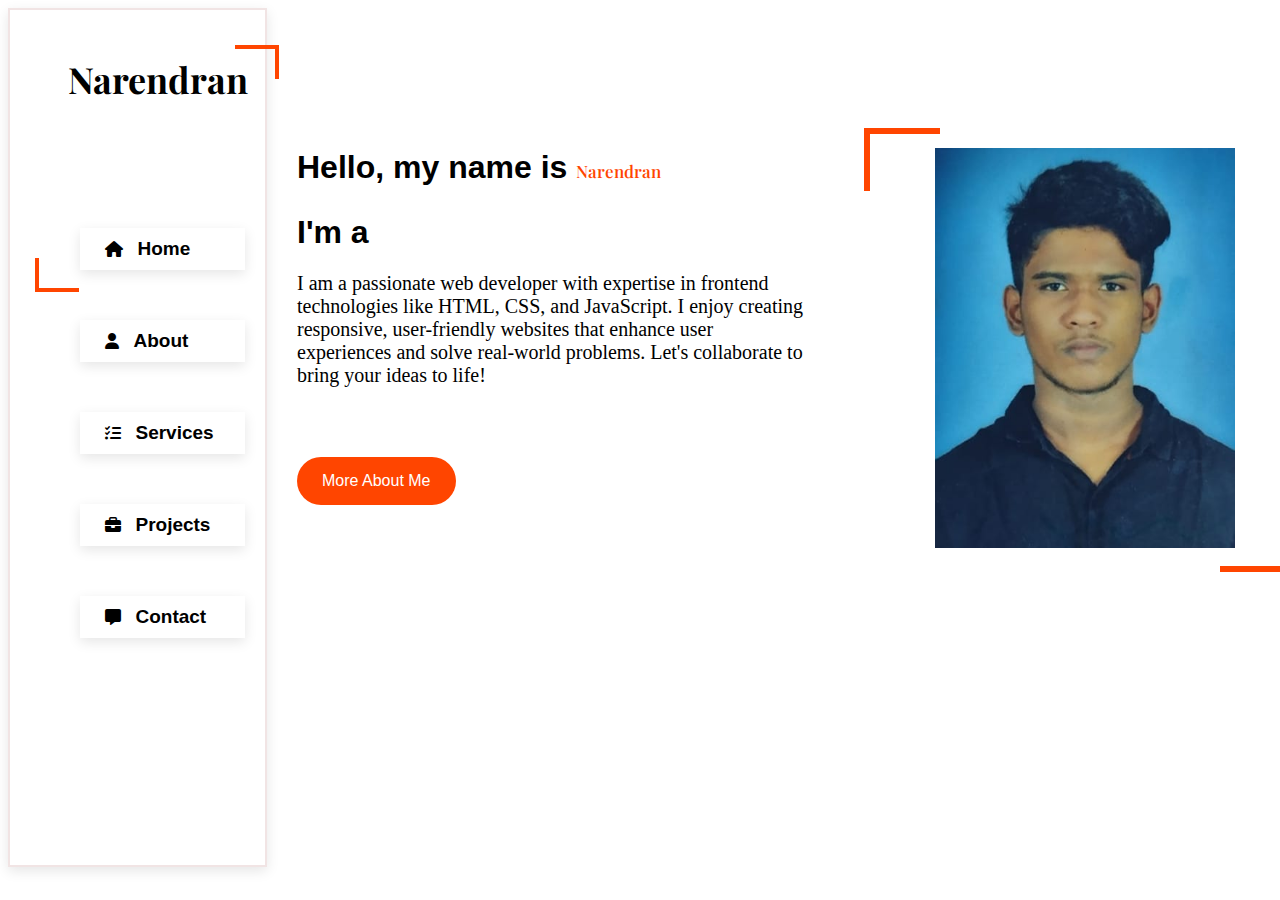
<file: index.html>
<!DOCTYPE html>
<html lang="en">
<head>
    <meta charset="UTF-8">
    <meta name="viewport" content="width=device-width, initial-scale=1.0">
    <link href="https://fonts.googleapis.com/css2?family=Playfair+Display:wght@400;700&display=swap" rel="stylesheet">
    <link rel="stylesheet" href="https://cdnjs.cloudflare.com/ajax/libs/font-awesome/6.6.0/css/all.min.css">
    <link rel="stylesheet" href="style.css">
    <title>Portfolio</title>
</head>
<body>
    <div class="home-page">
        <!--Navbar-->
        <div class="navbar">
            <div id="logo">
                <h2 id="name">Narendran</h2>
            </div>
            <nav>
                <div class="nav-item">
                    <span> <i class="fa-solid fa-house nav-icon1"></i></span>
                    <a href="index.html" class="nav-link1 navi-links">Home</a>
                </div>
                <div class="nav-item">
                    <span> <i class="fas fa-user nav-icon2"></i></span>
                    <a href="about.html" class="nav-link2 navi-links">About</a>
                </div>
                <div class="nav-item">
                    <span> <i class="fas fa-tasks nav-icon3"></i></span>
                    <a href="service.html" class="nav-link3 navi-links">Services</a>
                </div>
                <div class="nav-item">
                    <span> <i class="fas fa-briefcase nav-icon4"></i></span>
                    <a href="project.html" class="nav-link4 navi-links">Projects</a>
                </div>
                <div class="nav-item">
                     <span> <i class="fa-solid fa-message nav-icon5"></i></span> <!-- <i class="fa-solid fa-house nav-icon4"></i> -->
                    <a href="contact.html" class="nav-link5 navi-links">Contact</a>
                </div>
            </nav>
        </div>
        <!--description of mine-->
        <div class="container">
            <div class="sub-container">
                <i class="fa-solid fa-bars" id="menu-bar" onclick="toggleMenu()"></i>
                <h1>Hello, my name is <span style="font-weight: 550; color: orangered;">Narendran</span> </h1>
                <h1>I'm a <span id="describe"></span></h1>
                <p>I am a passionate web developer with expertise in frontend technologies like HTML, CSS, and JavaScript. I enjoy creating responsive, user-friendly websites that enhance user experiences and solve real-world problems. Let's collaborate to bring your ideas to life!</p>
                <button><a href="about.html">More About Me</a></button>
            </div>
            <!--Image container-->
            <div class="sub-container2">
                <img src="images/Narendran.jpg" alt="Profile">
            </div>

        </div>
    </div>

    <script src="script.js"></script>
</body>
</html>
</file>
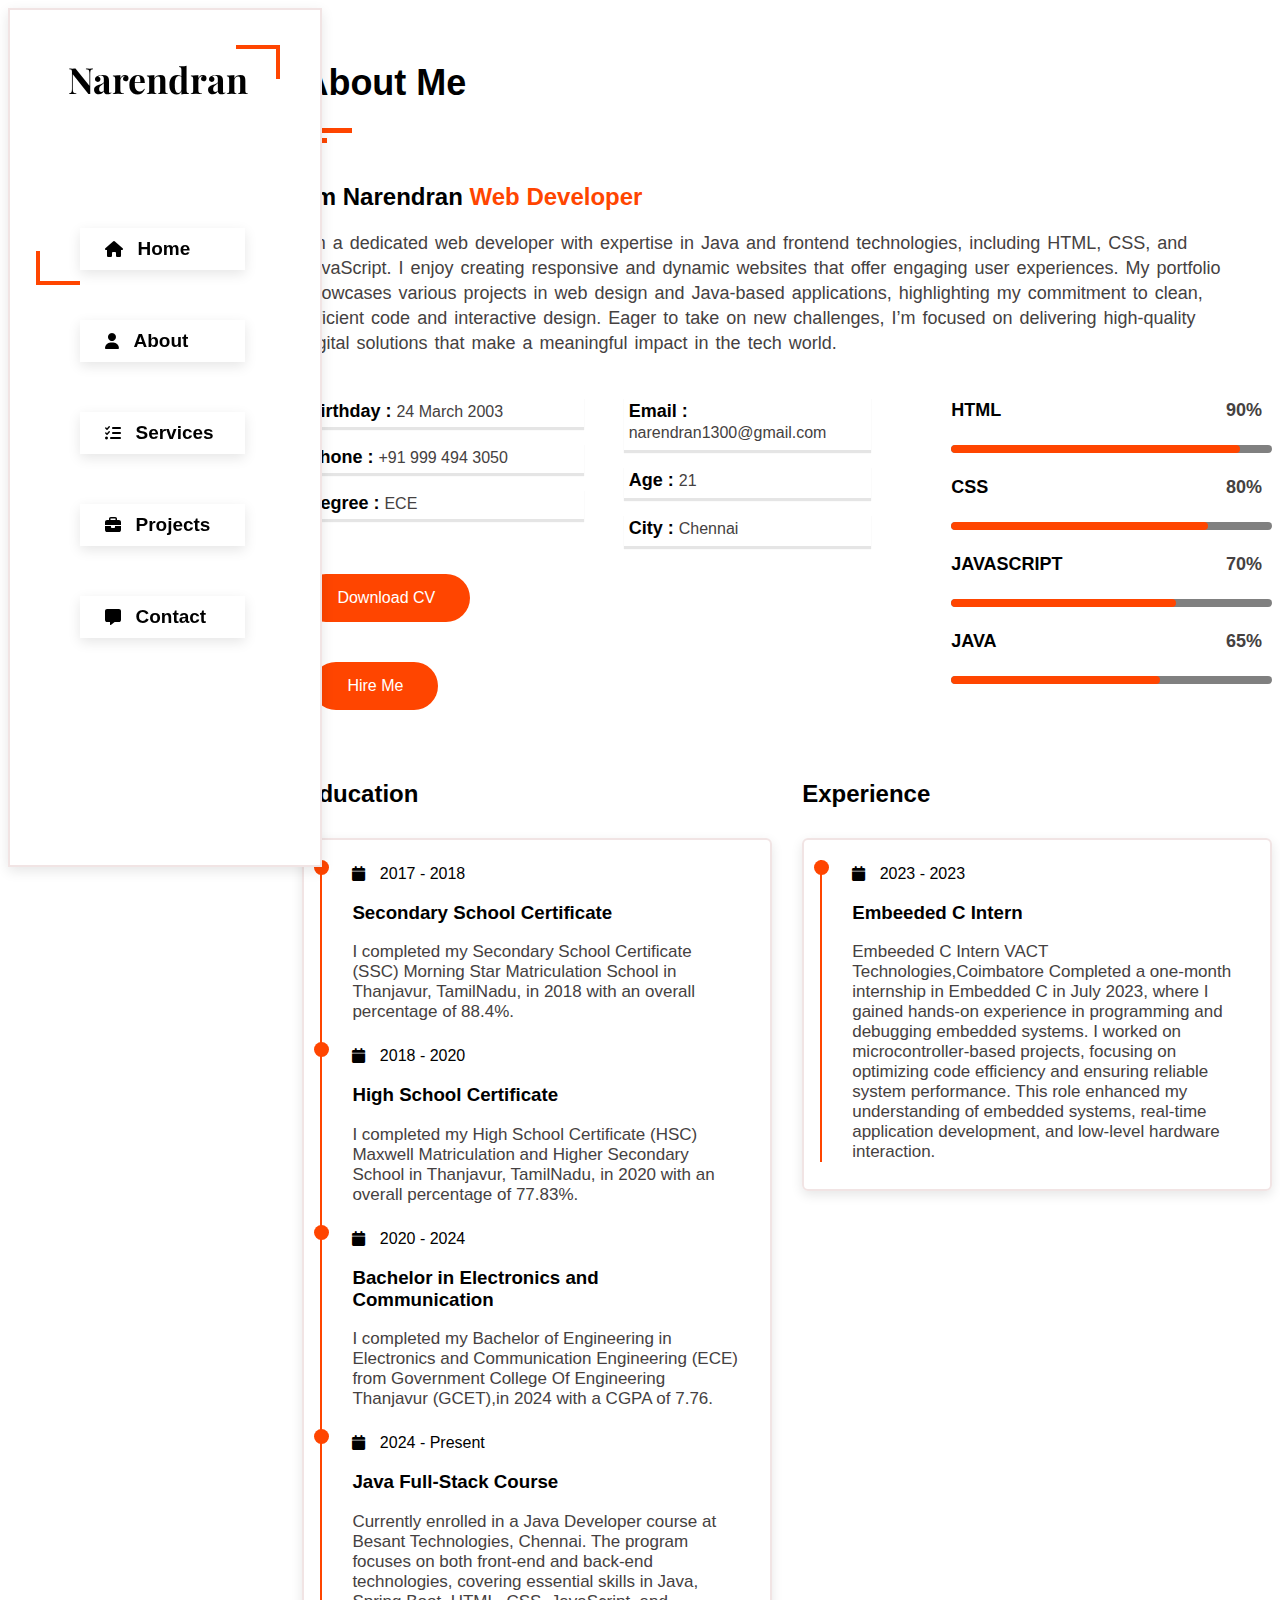
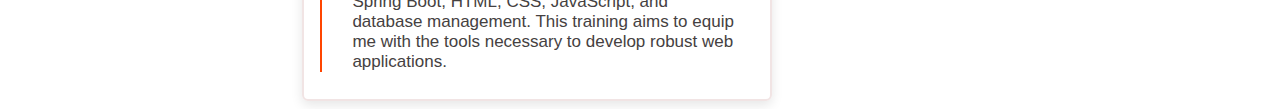
<file: about.html>
<!DOCTYPE html>
<html lang="en">
<head>
    <meta charset="UTF-8">
    <meta name="viewport" content="width=device-width, initial-scale=1.0">
    <link href="https://fonts.googleapis.com/css2?family=Playfair+Display:wght@400;700&display=swap" rel="stylesheet">
    <link rel="stylesheet" href="https://cdnjs.cloudflare.com/ajax/libs/font-awesome/6.6.0/css/all.min.css">
    <link rel="stylesheet" href="about.css">
    <title>Document</title>
</head>
<body>
    <div class="home-page">
        <!--Navbar-->
        <div class="navbar">
            <div id="logo">
                <h2 id="name">Narendran</h2>
            </div>
            <nav>
                <div class="nav-item">
                    <span> <i class="fa-solid fa-house nav-icon1"></i></span>
                    <a href="index.html" class="nav-link1 navi-links">Home</a>
                </div>
                <div class="nav-item">
                    <span></span>  <i class="fas fa-user nav-icon2"></i></span>
                    <a href="about.html" class="nav-link2 navi-links">About</a>
                </div>
                <div class="nav-item">
                    <span> <i class="fas fa-tasks nav-icon3"></i> </span>
                    <a href="service.html" class="nav-link3 navi-links">Services</a>
                </div>
                <div class="nav-item">
                    <span> <i class="fas fa-briefcase nav-icon4"></i></span>
                    <a href="project.html" class="nav-link4 navi-links">Projects</a>
                </div>
                <div class="nav-item">
                     <span> <i class="fa-solid fa-message nav-icon5"></i></span> <!-- <i class="fa-solid fa-house nav-icon4"></i> -->
                    <a href="contact.html" class="nav-link5 navi-links">Contact</a>
                </div>

            </nav>
        </div>
        <!--About me-->
        <div class="container">
            <div id="heading">
                <i class="fa-solid fa-bars" id="menu-bar" onclick="toggleMenu()"></i>
                <h1 id="about-me">About Me</h1>
                <div id="color1"></div>
                <div id="color2"></div>
                <h2>I'm Narendran <span>Web Developer</span></h2>
                <p>I'm a dedicated web developer with expertise in Java and frontend technologies, including HTML, CSS, and JavaScript. I enjoy creating responsive and dynamic websites that offer engaging user experiences. My portfolio showcases various projects in web design and Java-based applications, highlighting my commitment to clean, efficient code and interactive design. Eager to take on new challenges, I’m focused on delivering high-quality digital solutions that make a meaningful impact in the tech world.</p>
            </div>
            <!--details and skills-->
            <div class="detail-container">
                <!--info(form)-->
                <div class="form-container">
                    <div id="form1">
                        <div id="detail-info">
                            <label for="birthday">Birthday : </label>
                            <span id="dob">24 March 2003</span>
                        </div>
                        <div id="detail-info">
                            <label for="phone">Phone : </label>
                            <span id="phn">+91 999 494 3050</span>
                        </div>
                        <div id="detail-info">
                            <label for="degree">Degree : </label>
                            <span>ECE</span>
                        </div>
                        
                        <button id="download-cv"><a href="Narendran Resume.pdf" download="Narendran Resume.pdf">Download CV</a></button>
                        <button id="hire-me-btn"><a href="#hiring">Hire Me</a></button>
                    </div>
                    <div id="form2">
                        <div>
                            <label for="email">Email : </label>
                            <span>narendran1300@gmail.com</span>
                        </div>
                        <div>
                            <label for="age">Age : </label>
                            <span>21</span>
                        </div> 
                        <div>
                            <label for="city">City : </label>
                            <span>Chennai</span>
                        </div>
                        <button id="hire-me"><a href="#hiring">Hire Me</a></button>
                        </div>
                </div>
                <!--Skills-->
                <div class="skill-container">
                    <li>
                        <h4>HTML <span>90%</span></h4>
                        <span class="bar"><span class="html"></span></span>
                    </li>
                    <li>
                        <h4>CSS <span>80%</span></h4>
                        <span class="bar"><span class="css"></span></span>
                    </li>
                    <li>
                        <h4>JAVASCRIPT <span>70%</span></h4>
                        <span class="bar"><span class="javascript"></span></span>
                    </li>
                    <li>
                        <h4>JAVA <span>65%</span></h4>
                        <span class="bar"><span class="java"></span></span>
                    </li>
                </div>
            </div>
            <!--Education and Experience-->
            <div class="qualification-container">
                <!--Education-->
                <div class="education-container">
                    <h2>Education</h2>
                    <div class="outer-div">
                        <div class="inner-div">
                            <span id="circle"></span>
                            <div class="timeline-item">
                                <span class="year"><i class="fas fa-calendar"></i> 2017 - 2018</span>
                                <h3>Secondary School Certificate</h3>
                                <p>I completed my Secondary School Certificate (SSC) Morning Star Matriculation School in Thanjavur, TamilNadu, in 2018 with an overall percentage of 88.4%.</p>
                            </div>
                            <span id="circle"></span>
                            <div class="timeline-item">
                                <span class="year"><i class="fas fa-calendar"></i> 2018 - 2020</span>
                                <h3>High School Certificate</h3>
                                <p>I completed my High School Certificate (HSC) Maxwell Matriculation and Higher Secondary School in Thanjavur, TamilNadu, in 2020 with an overall percentage of 77.83%.</p>
                            </div>
                            <span id="circle"></span>
                            <div class="timeline-item">
                                <span class="year"><i class="fas fa-calendar"></i> 2020 - 2024</span>
                                <h3>Bachelor in Electronics and Communication</h3>
                                <p>I completed my Bachelor of Engineering in  Electronics and Communication Engineering (ECE) from Government College Of Engineering Thanjavur (GCET),in 2024 with a CGPA of 7.76.</p>
                            </div>
                            <span id="circle"></span>
                            <div class="timeline-item">
                                <span class="year"><i class="fas fa-calendar"></i> 2024 - Present</span>
                                <h3>Java Full-Stack Course</h3>
                                <p>Currently enrolled in a Java Developer course at Besant Technologies, Chennai. The program focuses on both front-end and back-end technologies, covering essential skills in Java, Spring Boot, HTML, CSS, JavaScript, and database management. This training aims to equip me with the tools necessary to develop robust web applications.</p>
                            </div>
                        </div> <!---->
                    </div>
                </div>
                <!--Experience-->
                <div class="experience-container">
                    <h2>Experience</h2>
                    <div class="outer-div">
                        <div class="inner-div">
                            <span id="circle"></span>
                            <div class="timeline-item">
                                <span class="year"><i class="fas fa-calendar"></i> 2023 - 2023</span>
                                <h3>Embeeded C Intern</h3>
                                <p>Embeeded C Intern VACT Technologies,Coimbatore Completed a one-month internship in Embedded C in July 2023, where I gained hands-on experience in programming and debugging embedded systems. I worked on microcontroller-based projects, focusing on optimizing code efficiency and ensuring reliable system performance. This role enhanced my understanding of embedded systems, real-time application development, and low-level hardware interaction.</p>
                            </div>
                        </div> 
                    </div>
                </div>
            </div>
            <div id="hiring">
                <h2><span id="close"><i class="fa fa-close"></i></span></h2>
                <div id="content">
                    <h2>Let's Work Together</h2>
                    <p><i class="fa-solid fa-arrow-right"></i>Looking for a developer to bring your ideas to life? I'm ready to collaborate on your next project.</p>
                    <p><i class="fa-solid fa-arrow-right"></i>Whether it's freelance work or a long-term role, let's make it happen together!</p>
                </div>
                <div class="contact-details">
                    <p><strong>Email:</strong>narendran1300@gmail.com</p>
                    <p><strong>Phone:</strong>+91 9994943050</p>
                </div>
                <div class="buttons">
                    <button><a href="Narendran Resume.pdf"download="Narendran Resume.pdf">Download CV</a></button>
                    <button id="contact-me-btn"><a href="contact.html">Contact Me</a></button>
                </div>
                <div class="social-media-links">
                    <a href="#" target="_blank" class="social-icon" id="insta"><i class="fa-brands fa-square-instagram"></i></a>
                    <a href="https://www.linkedin.com/in/narendrang21"target="_blank" class="social-icon" id="linkedin"><i class="fa-brands fa-linkedin"></i></a>
                    <a href="https://github.com/Narendran1424"target="_blank" class="social-icon" id="github"><i class="fa-brands fa-square-github"></i></a>
                    <a href="mailto:narendran1300@gmail.com"target="_blank" class="social-icon" id="email"><i class="fa-solid fa-envelope"></i></a>
                </div>
            </div>
        </div>
    </div>
    <script src="about.js"></script>
</body>
</html>
</file>
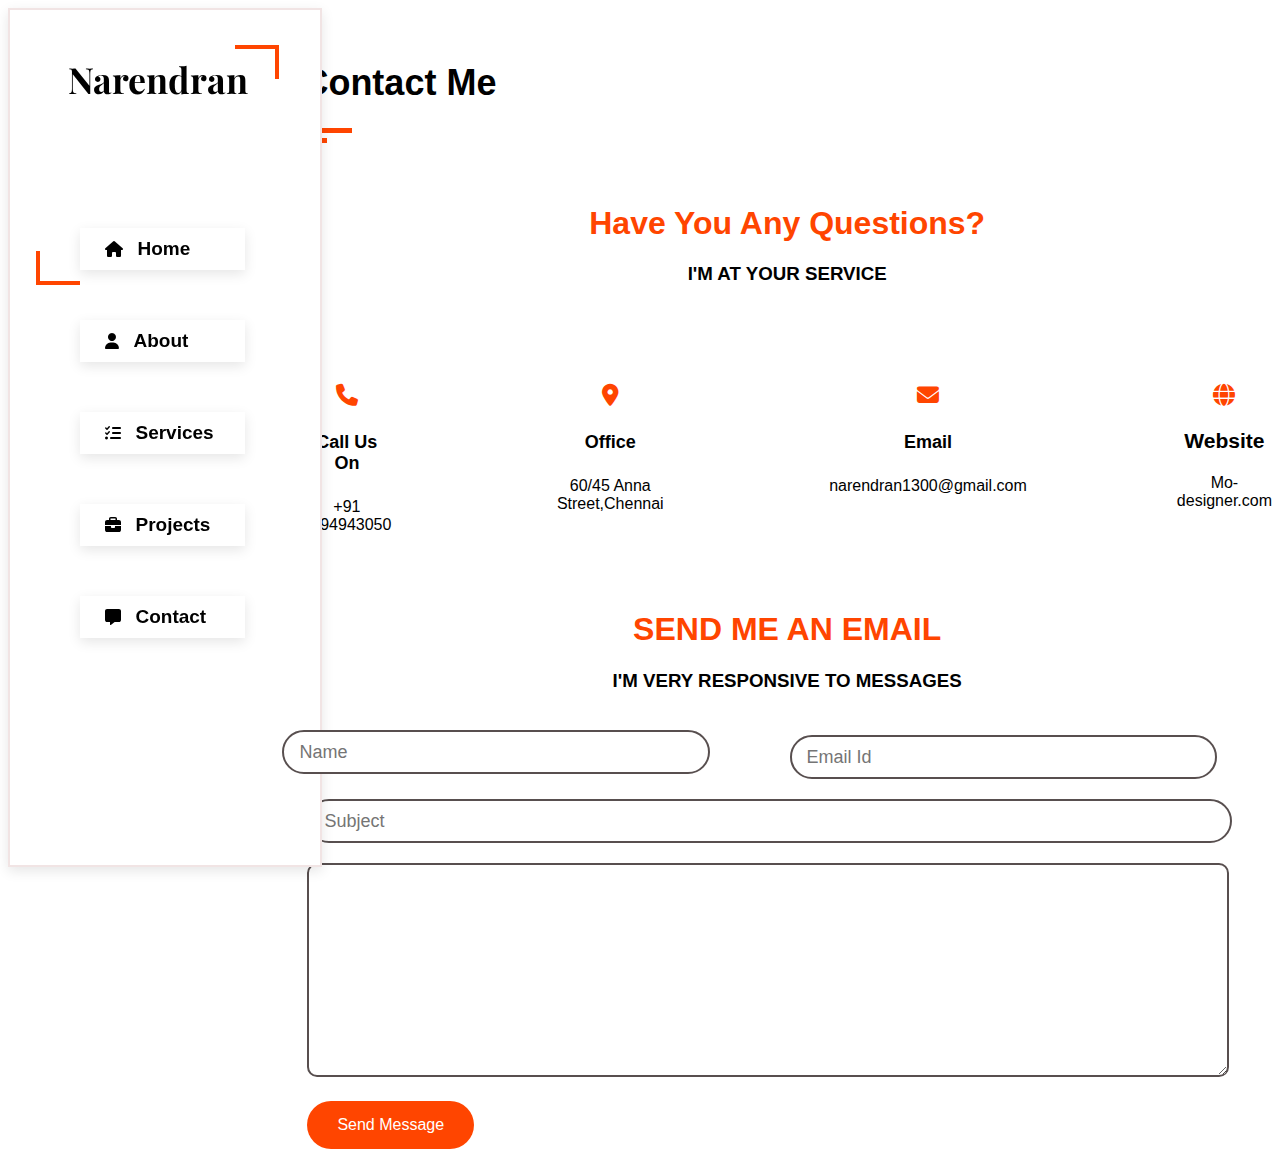
<file: contact.html>
<!DOCTYPE html>
<html lang="en">
<head>
    <meta charset="UTF-8">
    <meta name="viewport" content="width=device-width, initial-scale=1.0">
    <link href="https://fonts.googleapis.com/css2?family=Playfair+Display:wght@400;700&display=swap" rel="stylesheet">
    <link rel="stylesheet" href="https://cdnjs.cloudflare.com/ajax/libs/font-awesome/6.6.0/css/all.min.css">
    <link rel="stylesheet" href="contact.css">
    <title>Document</title>
</head>
<body>
    <div class="home-page">
        <!--Navbar-->
        <div class="navbar">
            <div id="logo">
                <h2 id="name">Narendran</h2>
            </div>
            <nav>
                <div class="nav-item">
                    <span> <i class="fa-solid fa-house nav-icon1"></i></span>
                    <a href="index.html" class="nav-link1 navi-links">Home</a>
                </div>
                <div class="nav-item">
                    <span><i class="fas fa-user nav-icon2"></i></span>
                    <a href="about.html" class="nav-link2 navi-links">About</a>
                </div>
                <div class="nav-item">
                    <span> <i class="fas fa-tasks nav-icon3"></i></span>
                    <a href="service.html" class="nav-link3 navi-links">Services</a>
                </div>
                <div class="nav-item">
                    <span> <i class="fas fa-briefcase nav-icon4"></i></span>
                    <a href="project.html" class="nav-link4 navi-links">Projects</a>
                </div>
                <div class="nav-item">
                     <span> <i class="fa-solid fa-message nav-icon5"></i></span> <!-- <i class="fa-solid fa-house nav-icon4"></i> -->
                    <a href="contact.html" class="nav-link5 navi-links">Contact</a>
                </div>
            </nav>
        </div>
        <!--Contact me-->
        <div class="container">
            <div>
                <i class="fa-solid fa-bars" id="menu-bar" onclick="toggleMenu()"></i>
                <h1 id="contact-me">Contact Me</h1>
                <div id="color1"></div>
                <div id="color2"></div>
            </div>
            <div id="heading">
                <h1>Have You Any Questions?</h1>
                <h3>I'M AT YOUR SERVICE</h3>
            </div>
            <!--Contact Links-->
            <div id="sub-container2">
                <div class="contact-details">
                    <div>
                        <i class="fa-solid fa-phone"></i>
                        <h4>Call Us On</h4>
                        <p>+91 9994943050</p>
                    </div>
                </div>
                <div class="contact-details">
                    <div>
                        <i class="fa-solid fa-location-dot"></i>
                        <h4>Office</h4>
                        <p>60/45 Anna Street,Chennai</p>
                    </div>
                </div>
                <div class="contact-details">
                    <div>
                        <i class="fa-solid fa-envelope"></i>
                        <h4>Email</h4>
                        <p>narendran1300@gmail.com</p>
                    </div>
                </div>
                <div class="contact-details">
                    <div>
                        <i class="fas fa-globe"></i>
                        <h3>Website</h3>
                        <p>Mo-designer.com</p>
                    </div>
                </div>
            </div>
            <div id="heading" class="heading2">
                <h1>SEND ME AN EMAIL</h1>
                <h3>I'M VERY RESPONSIVE TO MESSAGES</h3>
            </div>
            <!--Contact Form-->
            <div class="form-container">
                <form metho>
                    <div>
                        <input type="text" name="username" id="name1" placeholder="Name">
                        <input type="text"name="email" id="email"placeholder="Email Id">
                    </div>
                    <input type="text"name="subject" id="subject"placeholder="Subject">
                    <textarea name="message" id="messages"></textarea>
                    <button><a href="">Send Message</a></button>
                </form>
            </div>
        </div>
    </div>
    <script src="contact.js"></script>
</body>
</html>
</file>
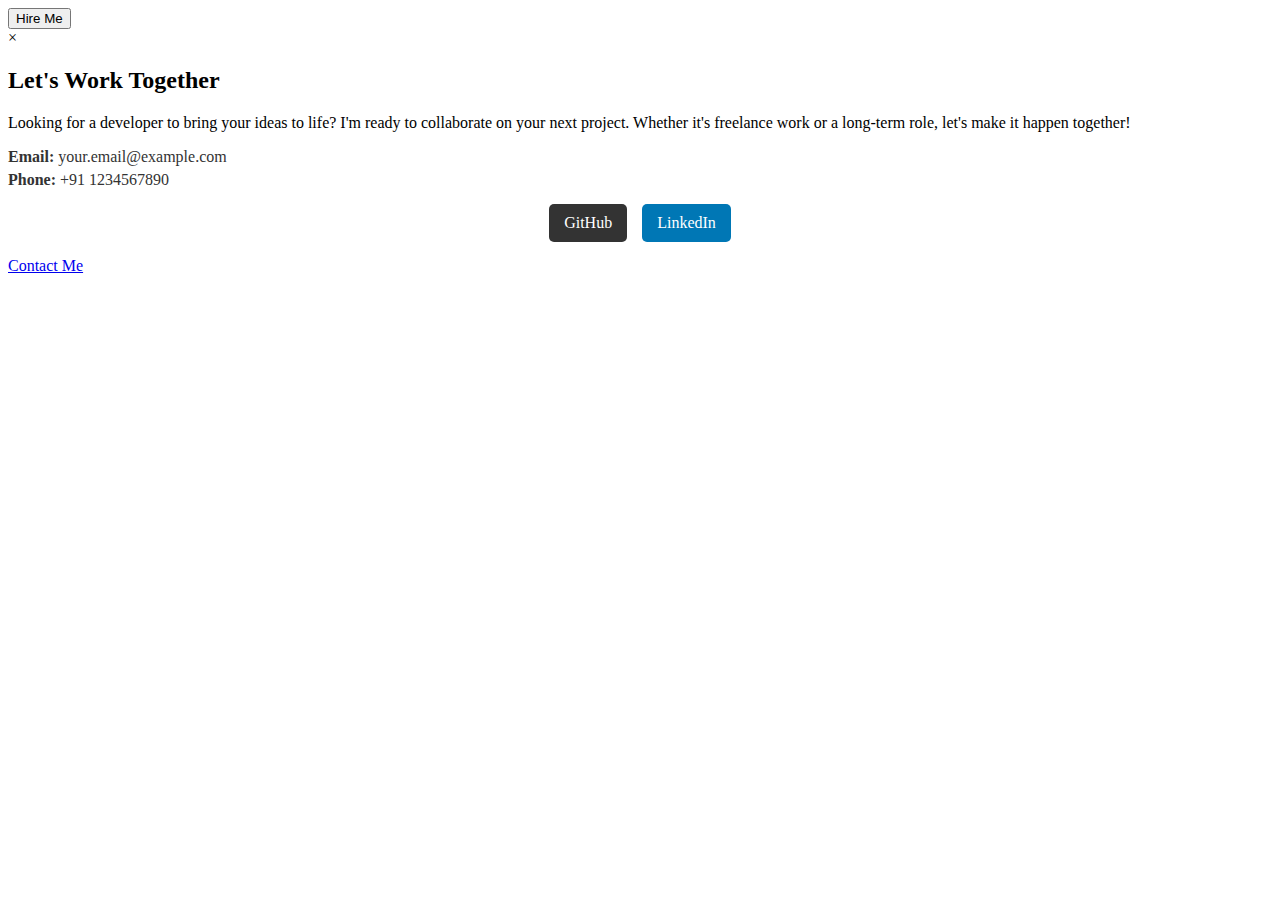
<file: hire.html>
<!DOCTYPE html>
<html lang="en">
<head>
    <meta charset="UTF-8">
    <meta name="viewport" content="width=device-width, initial-scale=1.0">
    <link rel="stylesheet" href="hire.css">
    <title>Document</title>
</head>
<body>
    <!-- Hire Me Button to Open the Popup -->
<button id="hireMeBtn" class="btn-hire-me">Hire Me</button>

<!-- Popup Modal -->
<div id="hireMePopup" class="popup-modal">
    <div class="popup-content">
        <span class="close-btn">&times;</span>
        <h2>Let's Work Together</h2>
        <p>
            Looking for a developer to bring your ideas to life? I'm ready to collaborate on your next project.
            Whether it's freelance work or a long-term role, let's make it happen together!
        </p>
        
        <!-- Contact Details -->
        <div class="contact-details">
            <p><strong>Email:</strong> your.email@example.com</p>
            <p><strong>Phone:</strong> +91 1234567890</p>
        </div>
        
        <!-- Social Links -->
        <div class="social-links">
            <a href="https://github.com/yourusername" target="_blank" class="social-btn github">GitHub</a>
            <a href="https://linkedin.com/in/yourusername" target="_blank" class="social-btn linkedin">LinkedIn</a>
        </div>
        
        <!-- Contact Me Button -->
        <a href="contact.html" class="popup-hire-me-btn">Contact Me</a>
    </div>
</div>
</body>
</html>
</file>
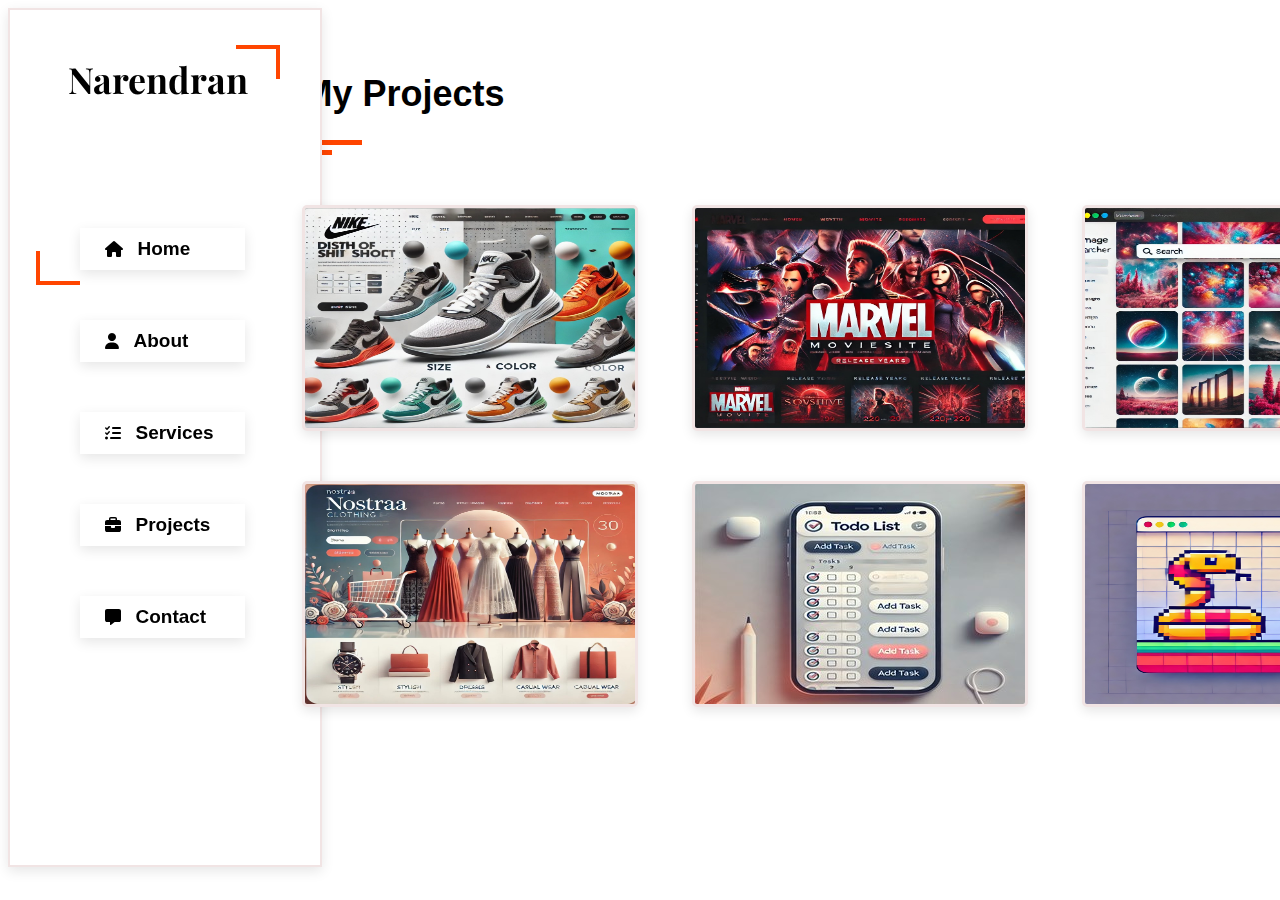
<file: project.html>
<!DOCTYPE html>
<html lang="en">
<head>
    <meta charset="UTF-8">
    <meta name="viewport" content="width=device-width, initial-scale=1.0">
    <link href="https://fonts.googleapis.com/css2?family=Playfair+Display:wght@400;700&display=swap" rel="stylesheet">
    <link rel="stylesheet" href="https://cdnjs.cloudflare.com/ajax/libs/font-awesome/6.6.0/css/all.min.css">
    <link rel="stylesheet" href="project.css">
    <title>Document</title>
</head>
<body>
    <div class="home-page">
        <!--Navbar-->
        <div class="navbar">
            <div id="logo">
                <h2 id="name">Narendran</h2>
            </div>
            <nav>
                <div class="nav-item">
                    <span> <i class="fa-solid fa-house nav-icon1"></i></span>
                    <a href="index.html" class="nav-link1 navi-links">Home</a>
                </div>
                <div class="nav-item">
                    <span></span>  <i class="fas fa-user nav-icon2"></i></span>
                    <a href="about.html" class="nav-link2 navi-links">About</a>
                </div>
                <div class="nav-item">
                    <span> <i class="fas fa-tasks nav-icon3"></i> </span>
                    <a href="service.html" class="nav-link3 navi-links">Services</a>
                </div>
                <div class="nav-item">
                    <span> <i class="fas fa-briefcase nav-icon4"></i></span>
                    <a href="project.html" class="nav-link4 navi-links">Projects</a>
                </div>
                <div class="nav-item">
                     <span> <i class="fa-solid fa-message nav-icon5"></i></span> <!-- <i class="fa-solid fa-house nav-icon4"></i> -->
                    <a href="contact.html" class="nav-link5 navi-links">Contact</a>
                </div>
            </nav>
        </div>
        <div class="container">
            <div id="heading">
                <i class="fa-solid fa-bars" id="menu-bar" onclick="toggleMenu()"></i>
                <h2>My Projects </h2>
                <div id="color1"></div>
                <div id="color2"></div>
            </div>
            <div class="projects">
                <div class="project-box">
                    <img src="images/TrueSteps.jpg" alt="">
                    <div id="overlay">
                        <h2>TrueSteps</h2>
                        <p>Dynamic Nike website where users explore sneakers, customize color and size, and complete payment through a simulated form.</p>
                        <a href="https://narendran1424.github.io/TrueSteps"><i class="fa-solid fa-arrow-up-right-from-square"></i></a>
                    </div>
                    </div>
                <div class="project-box">
                    <img src="images/MovieSite.jpg" alt="">
                    <div id="overlay">
                        <h2>Moviesite</h2>
                        <p>A dynamic movie information website built for Marvel fans, showcasing movie titles, release dates, durations, and details on upcoming releases.</p>
                        <a href="https://narendran1424.github.io/Moviesite"><i class="fa-solid fa-arrow-up-right-from-square"></i></a>
                    </div>
                </div>
                <div class="project-box">
                    <img src="images/Image Searcher.jpg" alt="">
                    <div id="overlay">
                        <h2>Image Searcher</h2>
                        <p>This Image Searcher project provides a user-friendly interface to search and display high-quality images dynamically using the Unsplash API.</p>
                        <a href="https://narendran1424.github.io/Image-Searcher/"><i class="fa-solid fa-arrow-up-right-from-square"></i></a>
                    </div>
                </div>
                <div class="project-box">
                    <img src="images/Nostra Clothing.jpg" alt="">
                    <div id="overlay">
                        <h2>Nostra Clothing</h2>
                        <p>A responsive e-commerce website showcasing the latest clothing collections, with detailed product information and easy social media contact options.</p>
                        <a href="https://narendran1424.github.io/Nostra-Clothing"><i class="fa-solid fa-arrow-up-right-from-square"></i></a>
                    </div>
                </div>
                <div class="project-box">
                    <img src="images/Todo List.jpg" alt="">
                    <div id="overlay">
                        <h2>Todo List</h2>
                        <p>A simple yet efficient to-do list web app for adding, editing, and deleting tasks, with a clean and organized interface</p>
                        <a href="https://narendran1424.github.io/Todo-List"><i class="fa-solid fa-arrow-up-right-from-square"></i></a>
                    </div>
                </div>
                <div class="project-box">
                    <img src="images/Snake Game.jpg" alt="">
                    <div id="overlay">
                        <h2>Snake Game</h2>
                        <p>A classic snake game built with HTML, CSS, and JavaScript, featuring smooth movement, point collection, and game-over functionality.</p>
                        <a href="https://narendran1424.github.io/Snake-Game/"><i class="fa-solid fa-arrow-up-right-from-square"></i></a>
                    </div>
                </div>
            </div>
        </div>
    </div>
    <script src="project.js"></script>
</body>
</html>
</file>
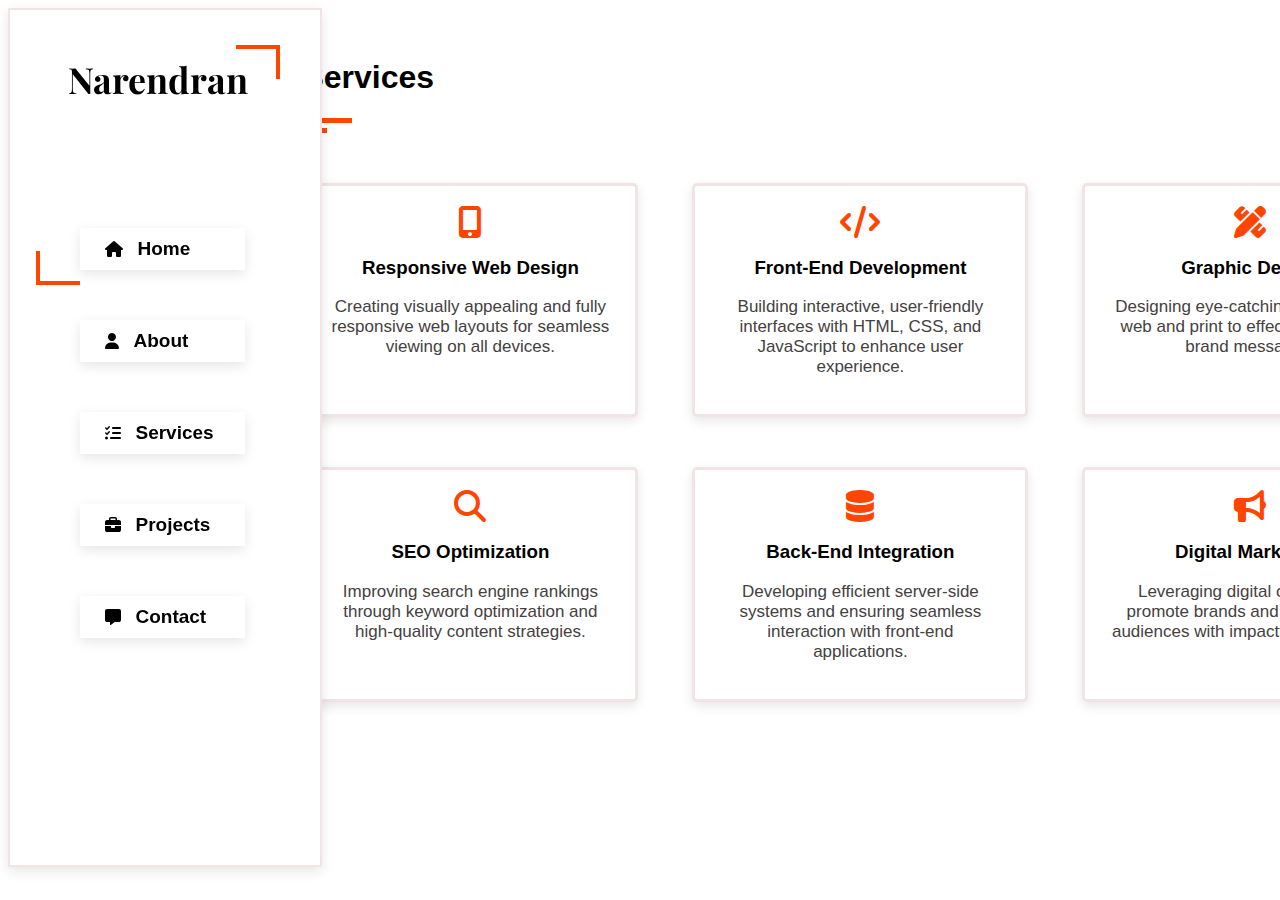
<file: service.html>
<!DOCTYPE html>
<html lang="en">
<head>
    <meta charset="UTF-8">
    <meta name="viewport" content="width=device-width, initial-scale=1.0">
    <link href="https://fonts.googleapis.com/css2?family=Playfair+Display:wght@400;700&display=swap" rel="stylesheet">
    <link rel="stylesheet" href="https://cdnjs.cloudflare.com/ajax/libs/font-awesome/6.6.0/css/all.min.css">
    <link rel="stylesheet" href="service.css">
    <title>Document</title>
</head>
<body>
    <div class="home-page">
        <!--Navbar-->
        <div class="navbar">
            <div id="logo">
                <h2 id="name">Narendran</h2>
            </div>
            <nav>
                <div class="nav-item">
                    <span> <i class="fa-solid fa-house nav-icon1"></i></span>
                    <a href="index.html" class="nav-link1 navi-links">Home</a>
                </div>
                <div class="nav-item">
                    <span></span>  <i class="fas fa-user nav-icon2"></i></span>
                    <a href="about.html" class="nav-link2 navi-links">About</a>
                </div>
                <div class="nav-item">
                    <span> <i class="fas fa-tasks nav-icon3"></i> </span>
                    <a href="service.html" class="nav-link3 navi-links">Services</a>
                </div>
                <div class="nav-item">
                    <span> <i class="fas fa-briefcase nav-icon4"></i></span>
                    <a href="project.html" class="nav-link4 navi-links">Projects</a>
                </div>
                <div class="nav-item">
                     <span> <i class="fa-solid fa-message nav-icon5"></i></span> <!-- <i class="fa-solid fa-house nav-icon4"></i> -->
                    <a href="contact.html" class="nav-link5 navi-links">Contact</a>
                </div>

            </nav>
        </div>
        <!--Services-->
        <div class="container">
            <div id="head">
                <i class="fa-solid fa-bars" id="menu-bar" onclick="toggleMenu()"></i>
                <h1 >Services</h1>
                <div id="color1"></div>
                <div id="color2"></div>
            </div>
            <div class="services">
                <div class="service-box">
                    <i class="fas fa-mobile-alt"></i>
                    <h3>Responsive Web Design</h3>
                    <p>Creating visually appealing and fully responsive web layouts for seamless viewing on all devices.</p>
                </div>
                <div class="service-box">
                    <i class="fas fa-code"></i>
                    <h3>Front-End Development</h3>
                    <p>Building interactive, user-friendly interfaces with HTML, CSS, and JavaScript to enhance user experience.</p>
                </div>
                <div class="service-box">
                    <i class="fas fa-pencil-ruler"></i>
                    <h3>Graphic Design</h3>
                    <p>Designing eye-catching graphics for web and print to effectively convey brand messages.</p>
                </div>
                <div class="service-box">
                    <i class="fas fa-search"></i>
                    <h3>SEO Optimization</h3>
                    <p>Improving search engine rankings through keyword optimization and high-quality content strategies.</p>
                </div>
                <div class="service-box">
                    <i class="fas fa-database"></i>
                    <h3>Back-End Integration</h3>
                    <p>Developing efficient server-side systems and ensuring seamless interaction with front-end applications.</p>
                </div>
                <div class="service-box">
                    <i class="fas fa-bullhorn"></i>
                    <h3>Digital Marketing</h3>
                    <p>Leveraging digital channels to promote brands and reach target audiences with impactful campaigns.</p>
                </div>
            </div>
        </div>
    </div>
    <script src="service.js"></script>
</body>
</html>
</file>
<file: style.css>
body{
    padding: 0;
    font-family: Arial, Helvetica, sans-serif;
}
a{
    text-decoration: none;
}
.home-page{
    display: flex;
}
/* navbar*/
.navbar{
    padding: 0px 20px;
    height: 95vh;
    width: 270px;
    border: 2px solid rgb(241, 228, 228);
    box-shadow: rgba(0, 0, 0, 0.1) 0px 4px 12px;
    /* background-color: rgb(45, 41, 41);
    color: white; */
}
#logo{
    /* font-family: 'Gill Sans', 'Gill Sans MT', Calibri, 'Trebuchet MS', sans-serif; */
    font-size: 24px;
    padding: 5px 10px;
    font-family: 'Playfair Display', serif;
}
#logo::before,#logo::after{
    content: '';
    position: absolute;
    width: 40px;
    height: 30px;
}
#logo::before{
    top: 45px;
    left: 235px;
    /* padding-left: 20px; */
    border-top: 4px solid orangered;
    border-right: 4px solid orangered;
}
#logo::after{
    border-left: 4px solid orangered;
    border-bottom:4px solid orangered ;
    left: 35px;
    bottom: 608px;
}
#name{
    position: relative;
    left: 28px;
    top: 10px;
}
/* nav-links*/
nav{
    display: flex;
    flex-direction: column;
    margin-top: 100px;
    row-gap: 50px;
}
.nav-item{
    /* border: 1px solid rgb(82, 78, 78);
    box-shadow: rgba(80, 77, 77, 0.1) 0px 4px 12px; */
    box-shadow: rgba(0, 0, 0, 0.1) 0px 4px 12px;
    width: fit-content;
    padding: 10px 25px;
    margin-left: 50px;
    width: 115px
}
.nav-item a{
    font-size: 19px;
    margin-left: 10px;
    color: black;
    font-weight: 590;
}
/*description*/
.container{
    display: flex;
    margin-top: 120px;
    column-gap: 50px;
}
.container span{
    font-family: 'Playfair Display', serif;
    font-size: 17px;
    text-align: center;
}
.sub-container{
    padding-left: 30px;
}
#describe{
    font-size: 32px;
    font-weight: bold;
}
.sub-container p{
    font-family: serif;
    width: 40vw;
    font-size: 20px;
    font-weight: 30px;
}
.sub-container a{
    color: white;
    font-size: 16px;
}
.sub-container a:hover{
    cursor: pointer;
}
    
.sub-container button{
    margin-top: 50px;
    background-color: orangered;
    border: none;
    width: fit-content;
    padding: 15px 25px;
    border-radius: 25px;
}
.sub-container button:hover{
    background-color: black;
    transition: 0.2s linear;
    cursor: pointer;
}
.sub-container button:hover a{
    font-size: 17px;
}
.sub-container button:active{
    background-color: orangered;
}
/* image */
.sub-container2::before,.sub-container2::after{
    content: '';
    position: relative;
    width: 50px;
    height: 50px;
}
.sub-container2::before{
    border-top: 6px solid orangered;
    border-left: 6px solid orangered;
    bottom: 400px;
    left: 5px;
    padding-left: 70px;
    padding-bottom: 40px; 
    
}
.sub-container2::after{
    border-right: 6px solid orangered;
    border-bottom: 6px solid orangered;
    top: 15px;
    right: 15px;
    padding-top: 20px;
    padding-right: 60px;
}
.sub-container2 img{
    margin-top: 20px;
    width: 300px;
    height: 400px;
}

.active{
    color: orangered;
}
#menu-bar{
    display: none;
}
@media screen and (max-width:370px) {
    .navbar{
        padding: 0px 25px;
        width: 270px;
        display: none;
        left: -330px;
        z-index: 10;
    }
    #menu-bar{
        display: inline;
    }
    .navbar.open{
        display: block;
    }
    #logo::before,#logo::after{
        position: relative;
        width: 40px;
        height: 30px;
        /* display: none; */
    }
    #logo::before{
        top: 15px;
        left: 162px;
        padding-left: 35px;
    }
    #logo::after{
        left: -15px;
        bottom: 41px;
        padding-right: 35px;
    }
    #name{
        margin-top: -30px;
        left: 2px;
        top: 12px;
    }
    nav{
        margin-top: 15px;
        row-gap: 18px;
    }
    .nav-item{
        padding: 8px 20px;
        margin-left: 25px;
    }
    .nav-item a{
        font-size: 17px;
    }
    .home-page{
        overflow-y: hidden;
    }
    .home-page::-webkit-scrollbar{
        width: 0;
    }
    .container{
        margin-top: 10px;
        margin-left: -10px;
    }
    .sub-container h1{
        font-size: 30px;
    }
    .sub-container p{
        width: 90vw;
        font-size: 17px;
        font-weight: 30px;
    }
    .sub-container button{
        margin-top: 0;

    }
    .sub-container2{
        display: none;
    }
    /* responsive-navbar*/
    #menu-bar{
        color: orangered;
        border: 2px solid rgb(241, 228, 228);
        box-shadow: rgba(0, 0, 0, 0.1) 0px 4px 12px;
        padding: 4px 8px;
        font-size: 18px;
        margin-left: -2px;
        margin-top: 0;
    }
}
</file>
<file: about.css>
body{
    padding: 0;
    font-family: Arial, Helvetica, sans-serif;
    background-color: rgba(255, 255, 255,0.5);
    list-style: none;
}
a{
    text-decoration: none;
}
.home-page{
    display: flex;
}
/* navbar*/
.navbar{
    padding: 0px 20px;
    height: 95vh;
    position: fixed;
    width: 270px;
    border: 2px solid rgb(241, 228, 228);
    box-shadow: rgba(0, 0, 0, 0.1) 0px 4px 12px;
    background-color: white;
    /* background-color: rgb(45, 41, 41);
    color: white; */
}
#logo{
    /* font-family: 'Gill Sans', 'Gill Sans MT', Calibri, 'Trebuchet MS', sans-serif; */
    font-size: 24px;
    padding: 5px 10px;
    font-family: 'Playfair Display', serif;
}
#logo::before,#logo::after{
    content: '';
    position: absolute;
    width: 40px;
    height: 30px;
}
#logo::before{
    top: 35px;
    left: 226px;
    /* padding-left: 20px; */
    border-top: 4px solid orangered;
    border-right: 4px solid orangered;
}
#logo::after{
    border-left: 4px solid orangered;
    border-bottom:4px solid orangered ;
    left: 26px;
    bottom: 580px;
}
#name{
    position: relative;
    left: 28px;
    top: 10px;
}

nav{
    display: flex;
    flex-direction: column;
    margin-top: 100px;
    row-gap: 50px;
}
.nav-item{
    /* border: 1px solid rgb(82, 78, 78);
    box-shadow: rgba(80, 77, 77, 0.1) 0px 4px 12px; */
    box-shadow: rgba(0, 0, 0, 0.1) 0px 4px 12px;
    width: fit-content;
    padding: 10px 25px;
    margin-left: 50px;
    width: 115px
}
.nav-item a{
    font-size: 19px;
    margin-left: 10px;
    color: black;
    font-weight: 590;
}
/* about me*/
.container{
    margin-top: 30px;
    margin-left: 23vw;
}
#about-me{
    font-size: 36px;
}
#color1{
    width: 50px;
    border-top: 5px solid orangered;
}
#color2{
    margin-top: 5px;
    width: 25px;
    border-top: 5px solid orangered;
}
#heading h2{
    margin-top: 40px;
}
#heading span{
    color: orangered;
}
#heading p{
    font-family: Calibri, 'Trebuchet MS', sans-serif;
    font-size: 18px;
    word-spacing: 2px;
    width: 97%;
    line-height: 25px;
    /* color: rgb(100, 95, 95); */
    color: rgb(69, 65, 65);
}
.detail-container{
    display: flex;
    margin-top: 40px;
    font-size: 18px;
    font-weight: 550;
    gap: 80px;
}
.form-container{
    display: flex;
    gap: 40px;
}
.form-container span{
    border: none;
    margin-bottom: 8px;
    width: 230px;
    font-size: 16px;
    color: rgb(69, 65, 65);
    font-weight: 500;
}
#form1 div{
    /* border-bottom: 2px solid black; */
    padding: 5px 5px;
    margin-bottom: 15px;
    box-shadow: rgba(0, 0, 0, 0.1) 0px 3px 1px;
}
/* buttons */
#form1 button a{
    color: white;
}
#form1 button{
    margin-top: 40px;
    background-color: orangered;
    border: none;
    width: fit-content;
    padding: 15px 35px;
    border-radius: 25px;
    font-size: 16px;
}
#form1 button:hover{
    cursor: pointer;
    background-color: black;
    font-size: 17px;
}
#hire-me-btn{
    margin-left: 10px;
}
#form2 div{
    border-bottom: 2px solid white;
    padding: 5px 5px;
    margin-bottom: 15px;
    box-shadow: rgba(0, 0, 0, 0.1) 0px 3px 1px;
}
.skill-container{
    margin-top: -20px;
    width: 350px;
}
.skill-container li h4 span{
    float: right;
    margin-right: 10px;
    color: rgb(69, 65, 65);
    /* font-weight: 550; */
}
.bar{
    display: block;
    background-color: grey;
    height: 8px;
    border-radius: 5px;
    overflow: hidden;
    transition: all 0.3s cubic-bezier(.25,.8,.25,1);
}
.bar span{
    float: left;
    height: 8px;
    border-radius: 5px;
}
.html{
    width: 90%;
    background-color: orangered;
    animation: html 3s;
}
.css{
    width: 80%;
    background-color: orangered;
    animation: css 3s;
}
.javascript{
    width: 70%;
    background-color: orangered;
    animation: javascript 3s;
}
.java{
    width: 65%;
   background-color: orangered;
    animation: java 3s;
}

@keyframes html {
    from{
        width: 0%;
    }
    to{
        width: 90%;
    }
}
@keyframes css {
    from{
        width: 0%;
    }
    to{
        width: 80%;
    }
}
@keyframes javascript {
    from{
        width: 0%;
    }
    to{
        width: 70%;
    }
}
@keyframes java {
    from{
        width: 0%;
    }
    to{
        width: 65%;
    }
}
/*education & experience*/
.qualification-container{
    margin-top: 50px;
    display: flex;
    column-gap:30px ;
}
/* .education-container{
    width: 60%;
} */
.outer-div{
    margin-top: 30px;
    border: 2px solid rgb(241, 228, 228);
    box-shadow: rgba(0, 0, 0, 0.1) 0px 4px 12px;
    border-radius: 6px;
    padding-bottom: 10px;
}
#circle{
    width: 15px;
    height: 15px;
    border-radius: 50%;
    background-color: orangered;
    margin-left: -8px;
    margin-top: 20px;
    display: block;
}
.inner-div{
    margin-top: 20px;
    margin-left: 16px;
    border-left: 2px solid orangered;
}
.timeline-item{
    padding: 0px 30px;
    margin-top: -10px;
}
.timeline-item i{
    font-size: 15px;
    margin-right: 10px;
}
.timeline-item p{
    color: rgb(69, 65, 65);   
    font-size: 17px;
    max-width: 500px;
}
#hiring{
    width: 45%;
    margin-left: 200px;
    /* margin-top: 100px; */
    border: 5px solid rgb(204, 192, 192);
    box-shadow: rgba(0, 0, 0, 0.2) 0px 4px 12px;
    border-radius: 8px;
    display: none;
    /* display: flex; */
    flex-direction: column;
    padding-bottom: 20px;
    position: absolute;
    top: 10px;
    /* bottom: -0px; */
    /* bottom: 1400px; */
    z-index: 2000;
    background-color: white;
}
#hiring span{
    float: right;
    background-color: orangered;
    border-radius: 50%;
    padding: 1px 4px;
    color: white;
    font-size: 15px;
    margin-top: -15px;
    margin-right: 3px;
    cursor: pointer;
}
#hiring span:hover{
    background-color: black;
}
#content{
    padding: 10px 20px;
    margin-left: 5px;
    margin-right: auto;
}
.fa-arrow-right{
    color: orangered;
    font-weight: bold;
    margin-right: 10px;
}
#content p{
    color: rgb(69, 65, 65);   
    font-size: 17px;
    text-indent: 15px;
    margin-left: 20px;
    line-height: 20px;
    font-family:  sans-serif;
}
.contact-details p{
    margin-left: 15px;
    font-size: 18px;
    color: rgb(69, 65, 65);   
}
.contact-details p strong{
    margin-left: 5px;
    font-size: 17px;
    margin-right: 8px;
    color: black;
}
.buttons{
    margin-left: auto;
    margin-right: auto;
}
.buttons button a{
    color: white;
}
.buttons button{
    margin-top: 40px;
    background-color: crimson;
    border: none;
    width: fit-content;
    padding: 15px 35px;
    border-radius: 25px;
    font-size: 16px;
}
.buttons button:hover{
    cursor: pointer;
    background-color: black;
    font-size: 17px;
}
#contact-me-btn{
    margin-left: 10px;
}
.social-media-links{
    margin-top: 30px;
    margin-left:20px;
    display: flex;
    gap: 10px;
}
.social-icon{
    font-size: 24px;
    transition: color o.3s ease;
    color: orangered;
}
#insta:hover{
    color: #E1306C;   
    transform: translate(0,-10%);
} 
#linkedin:hover{
    color: #0077B5;
    transform: translate(0,-10%);
}
#github:hover{
    color: #181717;
    transform: translate(0,-10%);
}
#email:hover{
    color: cornflowerblue;
    transform: translate(0,-10%);
}
/* Add blur effect */
/* #heading, .detail-container, .qualification-container {
    filter: blur(5px); /* Adjust the blur amount as needed */
.blur-effect{
    filter: blur(25px);
    background-color: #181717;
    z-index: -10000000;
}

.active{
    color: orangered;
}
#menu-bar{
    display: none;
}
#hire-me{
    display: none;
}
@media screen and (max-width:370px) {
    .navbar{
        padding: 0px 25px;
        width: 210px;
        display: none;
        z-index: 10;
    }
    #menu-bar{
        display: inline;
    }
    .navbar.open{
        display: block;
    }
    #logo::before,#logo::after{
        position: relative;
        width: 40px;
        height: 30px;
        /* display: none; */
    }
    #logo::before{
        top: 15px;
        left: 162px;
        padding-left: 35px;
    }
    #logo::after{
        left: -15px;
        bottom: 41px;
        padding-right: 35px;
    }
    #name{
        margin-top: -30px;
        left: 2px;
        top: 12px;
    }
    nav{
        margin-top: 15px;
        row-gap: 18px;
    }
    .nav-item{
        padding: 8px 20px;
        margin-left: 25px;
    }
    .nav-item a{
        font-size: 17px;
    }
    /* responsive-navbar*/
    #menu-bar{
        color: orangered;
        border: 2px solid rgb(241, 228, 228);
        box-shadow: rgba(0, 0, 0, 0.1) 0px 4px 12px;
        padding: 4px 8px;
        font-size: 18px;
        margin-left: -2px;
        margin-top: 0;
    }
    .container{
        margin-top: 8px;
        margin-left: 10px;
    }
    #about-me{
        font-size: 32px;
    }
    #heading h2{
        font-size: 24px;
    }
    #heading p{
        font-size: 17px;
        width: 97%;
    }
    .detail-container{
        font-size: 16px;
        flex-direction: column;
        gap: 50px;
    }
    .form-container{
        display: flex;
        font-size: 16px;
        gap: 10px;
    }
    .form-container span{
        border: none;
        /* margin-bottom: 8px; */
        font-size: 15px;
        color: rgb(69, 65, 65);
        font-weight: 500;
    }
    #hire-me a{
        color: white;
    }
    #hire-me{
        display: block;
        background-color: orangered;
        border: none;
        width: fit-content;
        border-radius: 25px;
        font-size: 17px;
        margin-top: 34px;
        padding: 10px 30px;
    }
    #form1 button{
        font-size: 17px;
        margin-top: 20px;
        padding: 10px 20px;
    }
    #hire-me-btn{
        display: none;
    }
    #form2 div{
        margin-bottom: 22px;
    }
    .qualification-container{
        flex-direction: column;
    }
    #hiring{
        margin-left: 15px;
        width: 80%;
    }
    #content{
        margin-left: 0;
    }
    #content p{
        text-indent: -10px;
        font-size: 16px;
    }
    .contact-details p{
        font-size: 16px;
    }
    .buttons button{
        margin-top: 15px;
        padding: 12px 25px;
        font-size: 15px;
    }
    #contact-me-btn{
        margin-left: 8px;
    }
}
</file>
<file: contact.css>
body{
    padding: 0;
    font-family: Arial, Helvetica, sans-serif;
    background-color: rgba(255, 255, 255,0.5);
}
a{
    text-decoration: none;
}
.home-page{
    display: flex;
}
/* navvbar */
.navbar{
    position: fixed;
    padding: 0px 20px;
    height: 95vh;
    width: 270px;
    border: 2px solid rgb(241, 228, 228);
    background-color: white;
    box-shadow: rgba(0, 0, 0, 0.1) 0px 4px 12px;
    /* background-color: rgb(45, 41, 41);
    color: white; */
}
#logo{
    /* font-family: 'Gill Sans', 'Gill Sans MT', Calibri, 'Trebuchet MS', sans-serif; */
    font-size: 24px;
    padding: 5px 10px;
    font-family: 'Playfair Display', serif;
}
#logo::before,#logo::after{
    content: '';
    position: absolute;
    width: 40px;
    height: 30px;
}
#logo::before{
    top: 35px;
    left: 225px;
    /* padding-left: 20px; */
    border-top: 4px solid orangered;
    border-right: 4px solid orangered;
}
#logo::after{
    border-left: 4px solid orangered;
    border-bottom:4px solid orangered ;
    left: 26px;
    bottom: 580px;
}
#name{
    position: relative;
    left: 28px;
    top: 10px;
}

nav{
    display: flex;
    flex-direction: column;
    margin-top: 100px;
    row-gap: 50px;
}
.nav-item{
    /* border: 1px solid rgb(82, 78, 78);
    box-shadow: rgba(80, 77, 77, 0.1) 0px 4px 12px; */
    box-shadow: rgba(0, 0, 0, 0.1) 0px 4px 12px;
    width: fit-content;
    padding: 10px 25px;
    margin-left: 50px;
    width: 115px
}
.nav-item a{
    font-size: 19px;
    margin-left: 10px;
    color: black;
    font-weight: 590;
}
/* contact me */
 .container{
    display: flex;
    flex-direction: column;
    margin-top: 30px;
    margin-left: 23vw;
}

#contact-me{
    font-size: 36px;
}
#color1{
    width: 50px;
    border-top: 5px solid orangered;
}
#color2{
    margin-top: 5px;
    width: 25px;
    border-top: 5px solid orangered;
}
#heading{
    margin-top: 40px; 
    text-align: center;
}
#heading h1{
    color: orangered;
}   
#sub-container2{
    margin-top: 80px;
    display: flex;
    justify-content: space-around; 
    column-gap: 150px;
}

.contact-details{
    text-align: center;
    font-size: 18px;
}
.contact-details i{
    color: orangered;
    font-size: 22px;
}
.contact-details p{
    font-size: 16px;
}
/*contact form*/
.form-container{
    margin-left: -20px;
    width: 73vw;
}
.form-container input{
    font-size: 18px;
    margin-top: 20px;
    height: 30px;
    padding: 5px 15px;
    border:2px solid rgb(88, 79, 79);
    background-color: white;
}
.form-container div{
    display: flex;
    gap: 80px;
}
#name1{
    position: relative;
    width: 45%;
    border-radius: 25px;
}
#email{
    width: 45%;
    border-radius: 25px;
    margin-top: 25px;
}
#subject{
    width: 95.3%;
    border-radius: 25px;
    margin-left: 25px;
    background-color: white;
}
textarea{
    font-size: 18px;
    width: 95%;
    height: 200px;
    margin-top: 20px;
    border-radius: 10px;
    padding: 5px 15px;
    border:2px solid rgb(88, 79, 79);
    outline: none;
    margin-left: 25px;
    background-color: white;
}   
button{
    margin-top: 20px;
    margin-left: 25px;
    background-color: orangered;
    border: none;
    width: fit-content;
    padding: 15px 30px;
    border-radius: 25px;
}
button a{
    color: white;
    font-size: 16px;
}
button:hover{
    cursor: pointer;
}
button:hover a{
    font-size: 17px;
}

.active{
    color: orangered;
}

#menu-bar{
    display: none;
}

@media screen and (max-width:370px) {
    .navbar{
        padding: 0px 25px;
        width: 210px;
        display: none;
        z-index: 10;
    }
    #menu-bar{
        display: inline;
    }
    .navbar.open{
        display: block;
    }
    #logo::before,#logo::after{
        position: relative;
        width: 40px;
        height: 30px;
        /* display: none; */
    }
    #logo::before{
        top: 15px;
        left: 162px;
        padding-left: 35px;
    }
    #logo::after{
        left: -15px;
        bottom: 41px;
        padding-right: 35px;
    }
    #name{
        margin-top: -30px;
        left: -18px;
        top: 12px;
    }
    nav{
        margin-top: 15px;
        row-gap: 18px;
    }
    .nav-item{
        padding: 8px 20px;
        margin-left: 25px;
    }
    .nav-item a{
        font-size: 17px;
    }
    /* responsive-navbar*/
    #menu-bar{
        color: orangered;
        border: 2px solid rgb(241, 228, 228);
        box-shadow: rgba(0, 0, 0, 0.1) 0px 4px 12px;
        padding: 4px 8px;
        font-size: 18px;
        margin-left: -2px;
        margin-top: 0;
    }
    .container{
        margin-top: 10px;
        margin-left: 20px;
    }
    #heading h1{
        text-align: start;
        font-size: 26px;
    }
    #heading h3{
        text-align: center;
    }
    #sub-container2{
        flex-direction: column;
        row-gap: 20px;
    }
    .heading2 h1{
        margin-left: 40px;
    }
    .heading2 h3{
        font-size: 16px;
    }
    .form-container{
        margin-left: -16px;
        margin-top: 40px;
    }
    .form-container div{
        flex-direction: column;
        row-gap: 10px;
    }
    .form-container input{
        min-width: 100%;
    }
    #name1,#email{
        margin-left: 20px;
    }
    #email{
        width: 101%;
    }
    #subject{
        width: 96.5%;
        margin-left: 20px;
    }
    textarea{
        width: 98.5%;
        border-radius: 25px;
        height: 200px;
        margin-left: 22px;
    }
    button{
        margin-top: 30px;
        padding: 12px 25px;  
    }
}
</file>
<file: hire.css>
/* Contact Details Styling */
.contact-details {
    margin: 15px 0;
    color: #333;
}

.contact-details p {
    margin: 5px 0;
}

/* Social Links Styling */
.social-links {
    display: flex;
    justify-content: center;
    gap: 15px;
    margin: 15px 0;
}

.social-btn {
    padding: 10px 15px;
    border-radius: 5px;
    color: #fff;
    text-decoration: none;
    font-size: 1rem;
    transition: background-color 0.3s ease;
}

.github {
    background-color: #333; /* Dark Gray for GitHub */
}

.github:hover {
    background-color: #555;
}

.linkedin {
    background-color: #0077b5; /* LinkedIn Blue */
}

.linkedin:hover {
    background-color: #005582;
}
</file>
<file: project.css>
body{
    padding: 0;
    font-family: Arial, Helvetica, sans-serif;
    background-color: rgba(255, 255, 255,0.5);
    list-style: none;
}
a{
    text-decoration: none;
}
.home-page{
    display: flex;
}
/* navbar*/
.navbar{
    padding: 0px 20px;
    height: 95vh;
    position: fixed;
    width: 270px;
    border: 2px solid rgb(241, 228, 228);
    box-shadow: rgba(0, 0, 0, 0.1) 0px 4px 12px;
    background-color: white;
    /* background-color: rgb(45, 41, 41);
    color: white; */
}
#logo{
    /* font-family: 'Gill Sans', 'Gill Sans MT', Calibri, 'Trebuchet MS', sans-serif; */
    font-size: 24px;
    padding: 5px 10px;
    font-family: 'Playfair Display', serif;
}
#logo::before,#logo::after{
    content: '';
    position: absolute;
    width: 40px;
    height: 30px;
}
#logo::before{
    top: 35px;
    left: 226px;
    /* padding-left: 20px; */
    border-top: 4px solid orangered;
    border-right: 4px solid orangered;
}
#logo::after{
    border-left: 4px solid orangered;
    border-bottom:4px solid orangered ;
    left: 26px;
    bottom: 580px;
}
#name{
    position: relative;
    left: 28px;
    top: 10px;
}

nav{
    display: flex;
    flex-direction: column;
    margin-top: 100px;
    row-gap: 50px;
}
.nav-item{
    /* border: 1px solid rgb(82, 78, 78);
    box-shadow: rgba(80, 77, 77, 0.1) 0px 4px 12px; */
    box-shadow: rgba(0, 0, 0, 0.1) 0px 4px 12px;
    width: fit-content;
    padding: 10px 25px;
    margin-left: 50px;
    width: 115px
}
.nav-item a{
    font-size: 19px;
    margin-left: 10px;
    color: black;
    font-weight: 590;
}
.container{
    margin-top: 35px;
    margin-left: 23vw;
}
#heading h2{
    font-size: 36px;
}
#color1{
    margin-top: -5px;
    width: 60px;
    border-top: 5px solid orangered;
}
#color2{
    margin-top: 5px;
    width: 30px;
    border-top: 5px solid orangered;
}
.projects{
    margin-top: 50px;
    max-width: 1130px;
    display: grid;
    margin-left: auto;
    margin-right: auto;
    grid-template-columns: repeat(auto-fit,minmax(340px,auto));
    gap: 50px;
}
.project-box{
    position: relative;
    text-align: center;
    border: 3px solid rgb(241, 228, 228);
    box-shadow: rgba(0, 0, 0, 0.1) 0px 4px 12px;
    height: 220px;
    /* max-height: 450px; */
    max-width: 330px;

    border-radius: 5px;
    background-color: white;
    overflow: hidden;
}
img{
    width: 100%;
    height: 100%;
    zoom: 100;
}
#overlay{
    position: absolute;
    margin: 0;
    display: flex;
    flex-direction: column;
    justify-content: center;
    align-items: center;
    top: 0;
    width: 100%;
    height: 100%;
    color: white;
    background-color: rgb(0, 0, 0);
    opacity: 0;
    transform: translateY(200px);
    transition:  transform 0.8s ease-in-out, opacity 0.5s ease-in-out;
}
#overlay p{
    padding: 10px;
}
#overlay a{
    color: white;
}
 .project-box:hover #overlay{   
    z-index: 1000;
    opacity: 1;
    transform: translateY(0);
} 

.active{
    color: orangered;
}
#menu-bar{
    display: none;
}

@media screen and (max-width:370px) {
    .navbar{
        padding: 0px 25px;
        width: 210px;
        display: none;
        z-index: 10;
    }
    #menu-bar{
        display: inline;
    }
    .navbar.open{
        display: block;
    }
    #logo::before,#logo::after{
        position: relative;
        width: 40px;
        height: 30px;
        /* display: none; */
    }
    #logo::before{
        top: 15px;
        left: 162px;
        padding-left: 35px;
    }
    #logo::after{
        left: -15px;
        bottom: 41px;
        padding-right: 35px;
    }
    #name{
        margin-top: -30px;
        left: -5px;
        top: 12px;
    }
    nav{
        margin-top: 15px;
        row-gap: 18px;
    }
    .nav-item{
        padding: 8px 20px;
        margin-left: 25px;
    }
    .nav-item a{
        font-size: 17px;
    }
    /* responsive-navbar*/
    #menu-bar{
        color: orangered;
        border: 2px solid rgb(241, 228, 228);
        box-shadow: rgba(0, 0, 0, 0.1) 0px 4px 12px;
        padding: 4px 8px;
        font-size: 18px;
        margin-left: -2px;
        margin-top: 0;
    }
    .container{
        margin-top: 8px;
        margin-left: 10px;
    
    }
    .projects{
        max-width: 600px;
        grid-template-rows: repeat(auto-fit,minmax(220px,auto));
        row-gap: 40px;
    }

}
</file>
<file: service.css>
body{
    padding: 0;
    font-family: Arial, Helvetica, sans-serif;
    background-color: rgba(255, 255, 255,0.5);
    list-style: none;
}
a{
    text-decoration: none;
}
.home-page{
    display: flex;
}
/* navbar*/
.navbar{
    padding: 0px 20px;
    height: 95vh;
    position: fixed;
    width: 270px;
    border: 2px solid rgb(241, 228, 228);
    box-shadow: rgba(0, 0, 0, 0.1) 0px 4px 12px;
    background-color: white;
    /* background-color: rgb(45, 41, 41);
    color: white; */
}
#logo{
    /* font-family: 'Gill Sans', 'Gill Sans MT', Calibri, 'Trebuchet MS', sans-serif; */
    font-size: 24px;
    padding: 5px 10px;
    font-family: 'Playfair Display', serif;
}
#logo::before,#logo::after{
    content: '';
    position: absolute;
    width: 40px;
    height: 30px;
}
#logo::before{
    top: 35px;
    left: 226px;
    /* padding-left: 20px; */
    border-top: 4px solid orangered;
    border-right: 4px solid orangered;
}
#logo::after{
    border-left: 4px solid orangered;
    border-bottom:4px solid orangered ;
    left: 26px;
    bottom: 580px;
}
#name{
    position: relative;
    left: 28px;
    top: 10px;
}

nav{
    display: flex;
    flex-direction: column;
    margin-top: 100px;
    row-gap: 50px;
}
.nav-item{
    /* border: 1px solid rgb(82, 78, 78);
    box-shadow: rgba(80, 77, 77, 0.1) 0px 4px 12px; */
    box-shadow: rgba(0, 0, 0, 0.1) 0px 4px 12px;
    width: fit-content;
    padding: 10px 25px;
    margin-left: 50px;
    width: 115px
}
.nav-item a{
    font-size: 19px;
    margin-left: 10px;
    color: black;
    font-weight: 590;
}
.container{
    margin-top: 30px;
    margin-left: 23vw;
}
#heading h1{
    font-size: 36px;
}
#color1{
    width: 50px;
    border-top: 5px solid orangered;
}
#color2{
    margin-top: 5px;
    width: 25px;
    border-top: 5px solid orangered;
}
.services{
    margin-top: 50px;
    max-width: 1130px;
    display: grid;
    margin-left: auto;
    margin-right: auto;
    grid-template-columns: repeat(auto-fit,minmax(340px,auto));
    gap: 50px;
}
.service-box{
    text-align: center;
    border: 3px solid rgb(241, 228, 228);
    box-shadow: rgba(0, 0, 0, 0.1) 0px 4px 12px;
    padding: 20px 25px;
    max-height: 450px;
    max-width: 280px;
    border-radius: 5px;
    background-color: white;
}
.service-box i{
    font-size: 32px;
    color: orangered;
}
.service-box p{
    color: rgb(69, 65, 65);
    max-width: 300px;
    font-size: 17px;
}
#menu-bar{
    display: none;
}

@media screen and (max-width:370px) {
    .navbar{
        padding: 0px 25px;
        width: 210px;
        display: none;
        z-index: 10;
    }
    #menu-bar{
        display: inline;
    }
    .navbar.open{
        display: block;
    }
    #logo::before,#logo::after{
        position: relative;
        width: 40px;
        height: 30px;
        /* display: none; */
    }
    #logo::before{
        top: 15px;
        left: 162px;
        padding-left: 35px;
    }
    #logo::after{
        left: -15px;
        bottom: 41px;
        padding-right: 35px;
    }
    #name{
        margin-top: -30px;
        left: 2px;
        top: 12px;
    }
    nav{
        margin-top: 15px;
        row-gap: 18px;
    }
    .nav-item{
        padding: 8px 20px;
        margin-left: 25px;
    }
    .nav-item a{
        font-size: 17px;
    }
    /* responsive-navbar*/
    #menu-bar{
        color: orangered;
        border: 2px solid rgb(241, 228, 228);
        box-shadow: rgba(0, 0, 0, 0.1) 0px 4px 12px;
        padding: 4px 8px;
        font-size: 18px;
        margin-left: -2px;
        margin-top: 0;
    }
    .container{
        margin-top: 8px;
        margin-left: 10px;
    }
    .services{
        max-width: 590px;
        grid-template-rows: repeat(auto-fit,minmax(250px,auto));
    }
}
</file>
